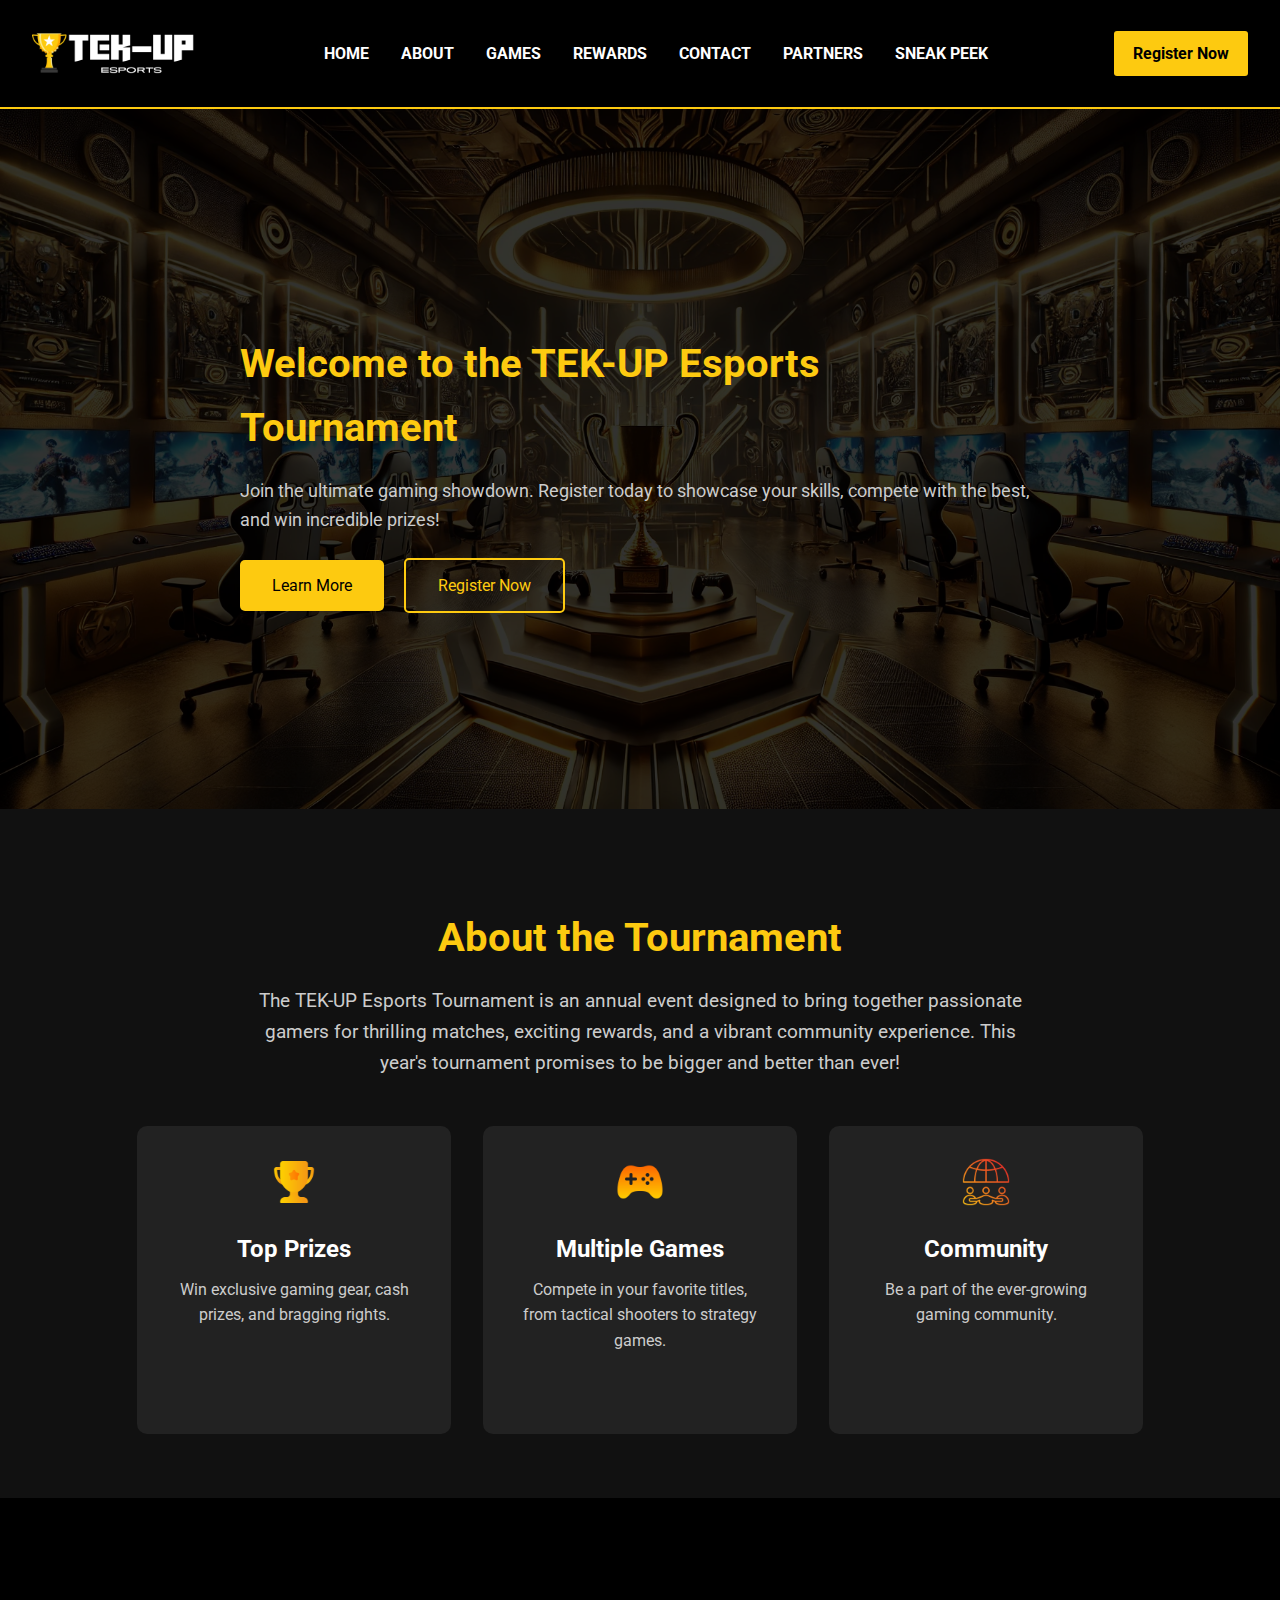
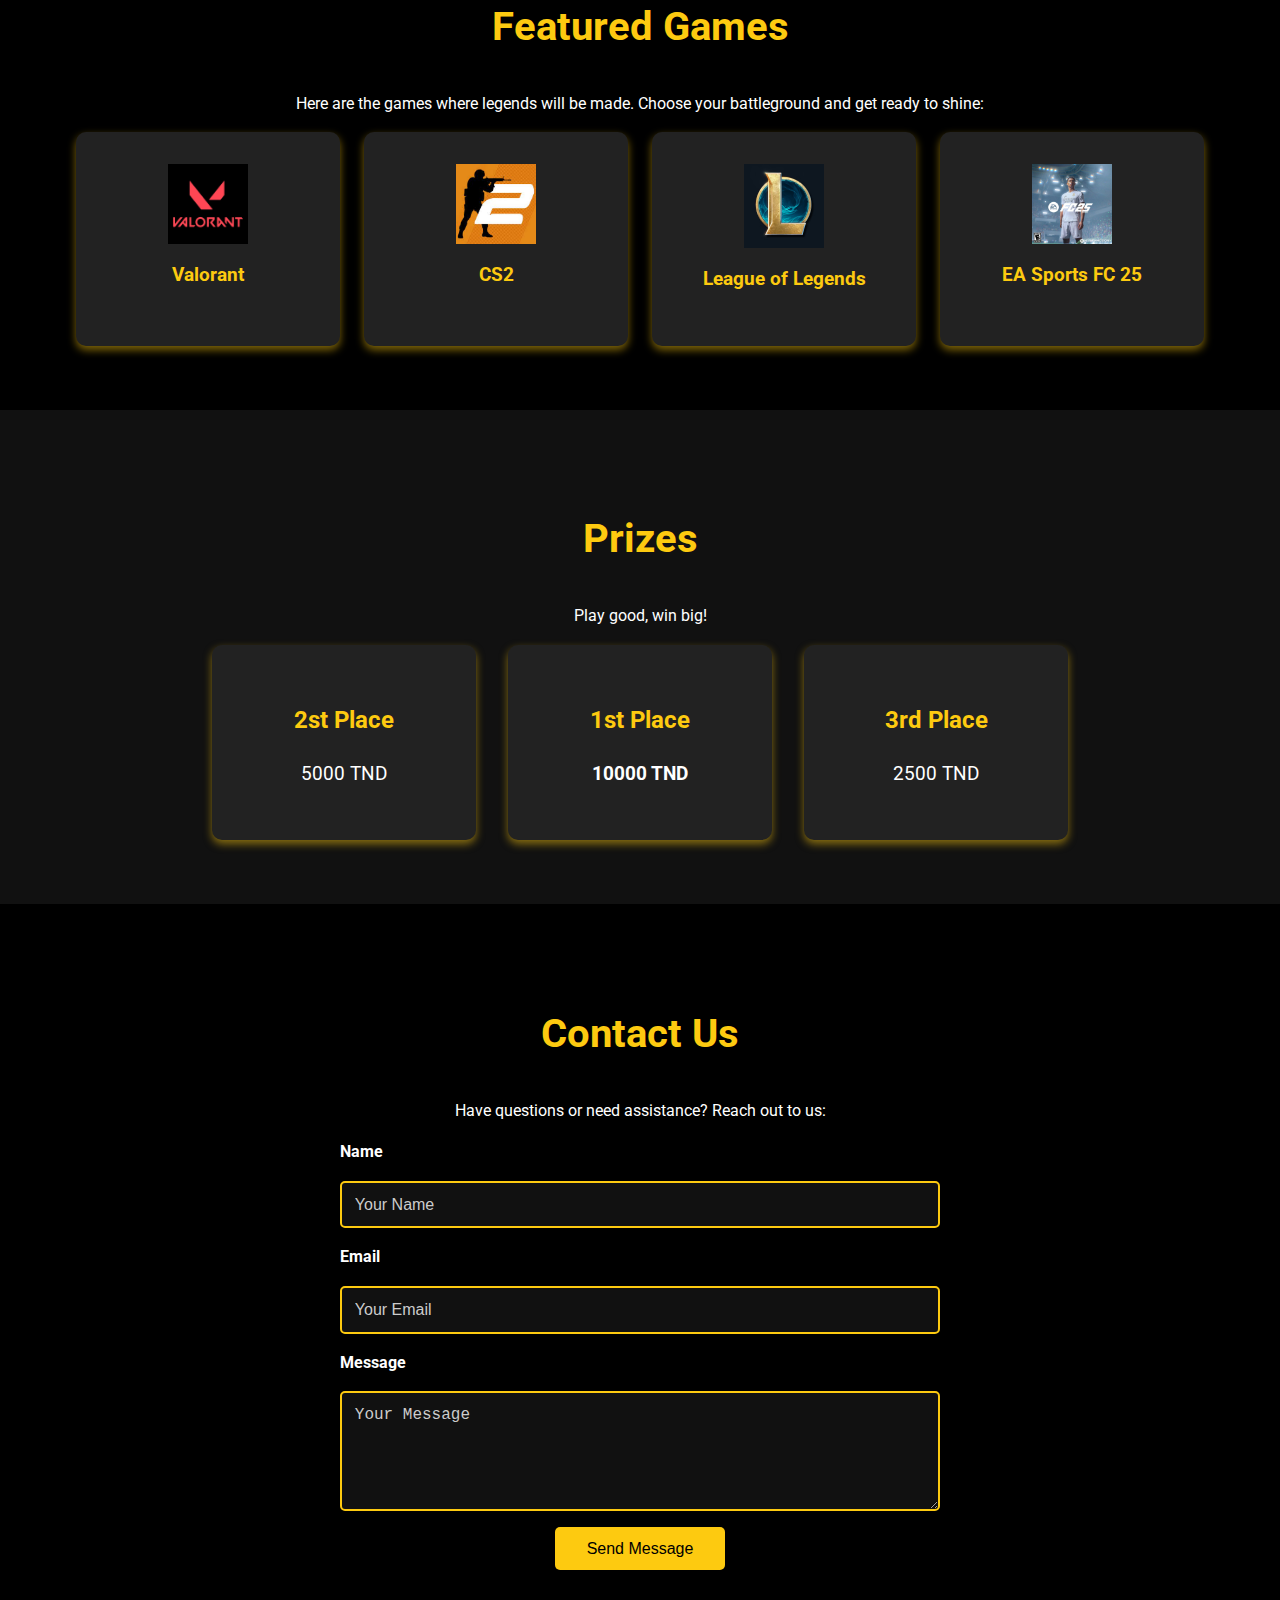
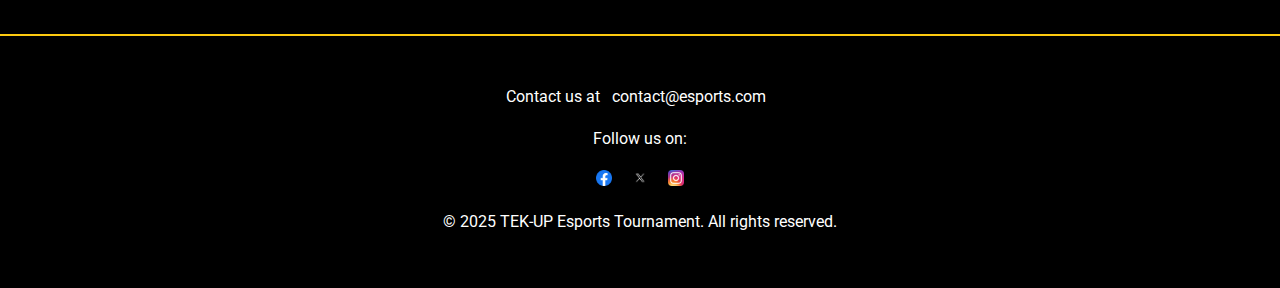
<file: index.html>
<!DOCTYPE html>
<html lang="en">

<head>
  <meta charset="UTF-8" />
  <meta name="viewport" content="width=device-width, initial-scale=1.0" />
  <title>TEK-UP Esports Tournament</title>
  <link href="https://fonts.googleapis.com/css2?family=Roboto:wght@400;700&display=swap" rel="stylesheet" />
  <link rel="stylesheet" href="css/styles.css" />
</head>

<body>
  <header>
    <div class="logo">
      <img src="media/images/TEKUP.png" alt="TEK-UP Esports Logo" height="75" />
    </div>
    <nav>
      <ul>
        <li><a href="index.html#home">Home</a></li>
        <li><a href="index.html#about">About</a></li>
        <li><a href="index.html#games">Games</a></li>
        <li><a href="index.html#rewards">Rewards</a></li>
        <li><a href="index.html#contact">Contact</a></li>
        <li><a href="partners.html">Partners</a></li>
        <li><a href="Sneek_Peek.html">Sneak Peek</a></li>
      </ul>
    </nav>
    <a href="register.html" class="cta">Register Now</a>
  </header>

  <section class="hero" id="home">
    <div class="hero-content">
      <div class="hero-text">
        <h1>Welcome to the TEK-UP Esports Tournament</h1>
        <p>Join the ultimate gaming showdown. Register today to showcase your skills, compete with the best, and win
          incredible prizes!</p>
        <div class="buttons">
          <a href="#about" class="btn-primary">Learn More</a>
          <a href="register.html" class="btn-secondary">Register Now</a>
        </div>
      </div>
    </div>
  </section>

  <section class="about" id="about">
    <h2>About the Tournament</h2>
    <p>The TEK-UP Esports Tournament is an annual event designed to bring together passionate gamers for thrilling
      matches, exciting rewards, and a vibrant community experience. This year's tournament promises to be bigger and
      better than ever!</p>
    <div class="about-features">
      <div class="feature">
        <img src="icons/trophy.png" alt="Trophy Icon" class="icon" />
        <h3>Top Prizes</h3>
        <p>Win exclusive gaming gear, cash prizes, and bragging rights.</p>
      </div>
      <div class="feature">
        <img src="icons/gamepad.png" alt="Gamepad Icon" class="icon" />
        <h3>Multiple Games</h3>
        <p>Compete in your favorite titles, from tactical shooters to strategy games.</p>
      </div>
      <div class="feature">
        <img src="icons/users.png" alt="Community Icon" class="icon" />
        <h3>Community</h3>
        <p>Be a part of the ever-growing gaming community.</p>
      </div>
    </div>
  </section>

  <section class="games" id="games">
    <h2>Featured Games</h2>
    <p>Here are the games where legends will be made. Choose your battleground and get ready to shine:</p>
    <div class="game-list">
      <div class="game-card">
        <a href="Games_pages/valorant.html">
          <img src="icons/valorant.png" alt="Valorant Logo" class="game-icon" />
          <h3>Valorant</h3>
        </a>
      </div>
      <div class="game-card">
        <a href="Games_pages/cs2.html">
          <img src="icons/cs2.png" alt="CS2 Logo" class="game-icon" />
          <h3>CS2</h3>
        </a>
      </div>
      <div class="game-card">
        <a href="Games_pages/lol.html">
          <img src="icons/lol.png" alt="League of Legends Logo" class="game-icon" />
          <h3>League of Legends</h3>
        </a>
      </div>
      <div class="game-card">
        <a href="Games_pages/fc25.html">
          <img src="icons/fc25.png" alt="FC 25 Logo" class="game-icon" />
          <h3>EA Sports FC 25</h3>
        </a>
      </div>
    </div>
  </section>

  <section class="rewards" id="rewards">
    <h2>Prizes</h2>
    <p>Play good, win big!</p>
    <div class="prizes">
      <div class="prize-card">
        <h3>2st Place</h3>
        <p>5000 TND</p>
      </div>
      <div class="prize-card">
        <h3>1st Place<e< /h3>
            <p>10000 TND</p>
      </div>
      <div class="prize-card">
        <h3>3rd Place</h3>
        <p>2500 TND</p>
      </div>
    </div>
  </section>

  <section class="contact" id="contact">
    <h2>Contact Us</h2>
    <p>Have questions or need assistance? Reach out to us:</p>
    <form action="#" method="post">
      <label for="contact-name">Name</label>
      <input type="text" id="contact-name" name="name" placeholder="Your Name" required />
      <label for="contact-email">Email</label>
      <input type="email" id="contact-email" name="email" placeholder="Your Email" required />
      <label for="message">Message</label>
      <textarea id="message" name="message" rows="5" placeholder="Your Message" required></textarea>
      <button type="submit" class="btn-primary">Send Message</button>
    </form>
  </section>

  <footer>
    <div class="footer-content">
      <p>Contact us at <a href="mailto:contact@esports.com">contact@esports.com</a></p>
      <p>Follow us on:</p>
      <p>
        <a href="#"><img src="icons/facebook.png" alt="Facebook" class="icon-social" /></a>
        <a href="#"><img src="icons/twitter.png" alt="Twitter" class="icon-social" /></a>
        <a href="#"><img src="icons/instagram.png" alt="Instagram" class="icon-social" /></a>
      </p>
      <p>© 2025 TEK-UP Esports Tournament. All rights reserved.</p>
    </div>
  </footer>
</body>

</html>
</file>
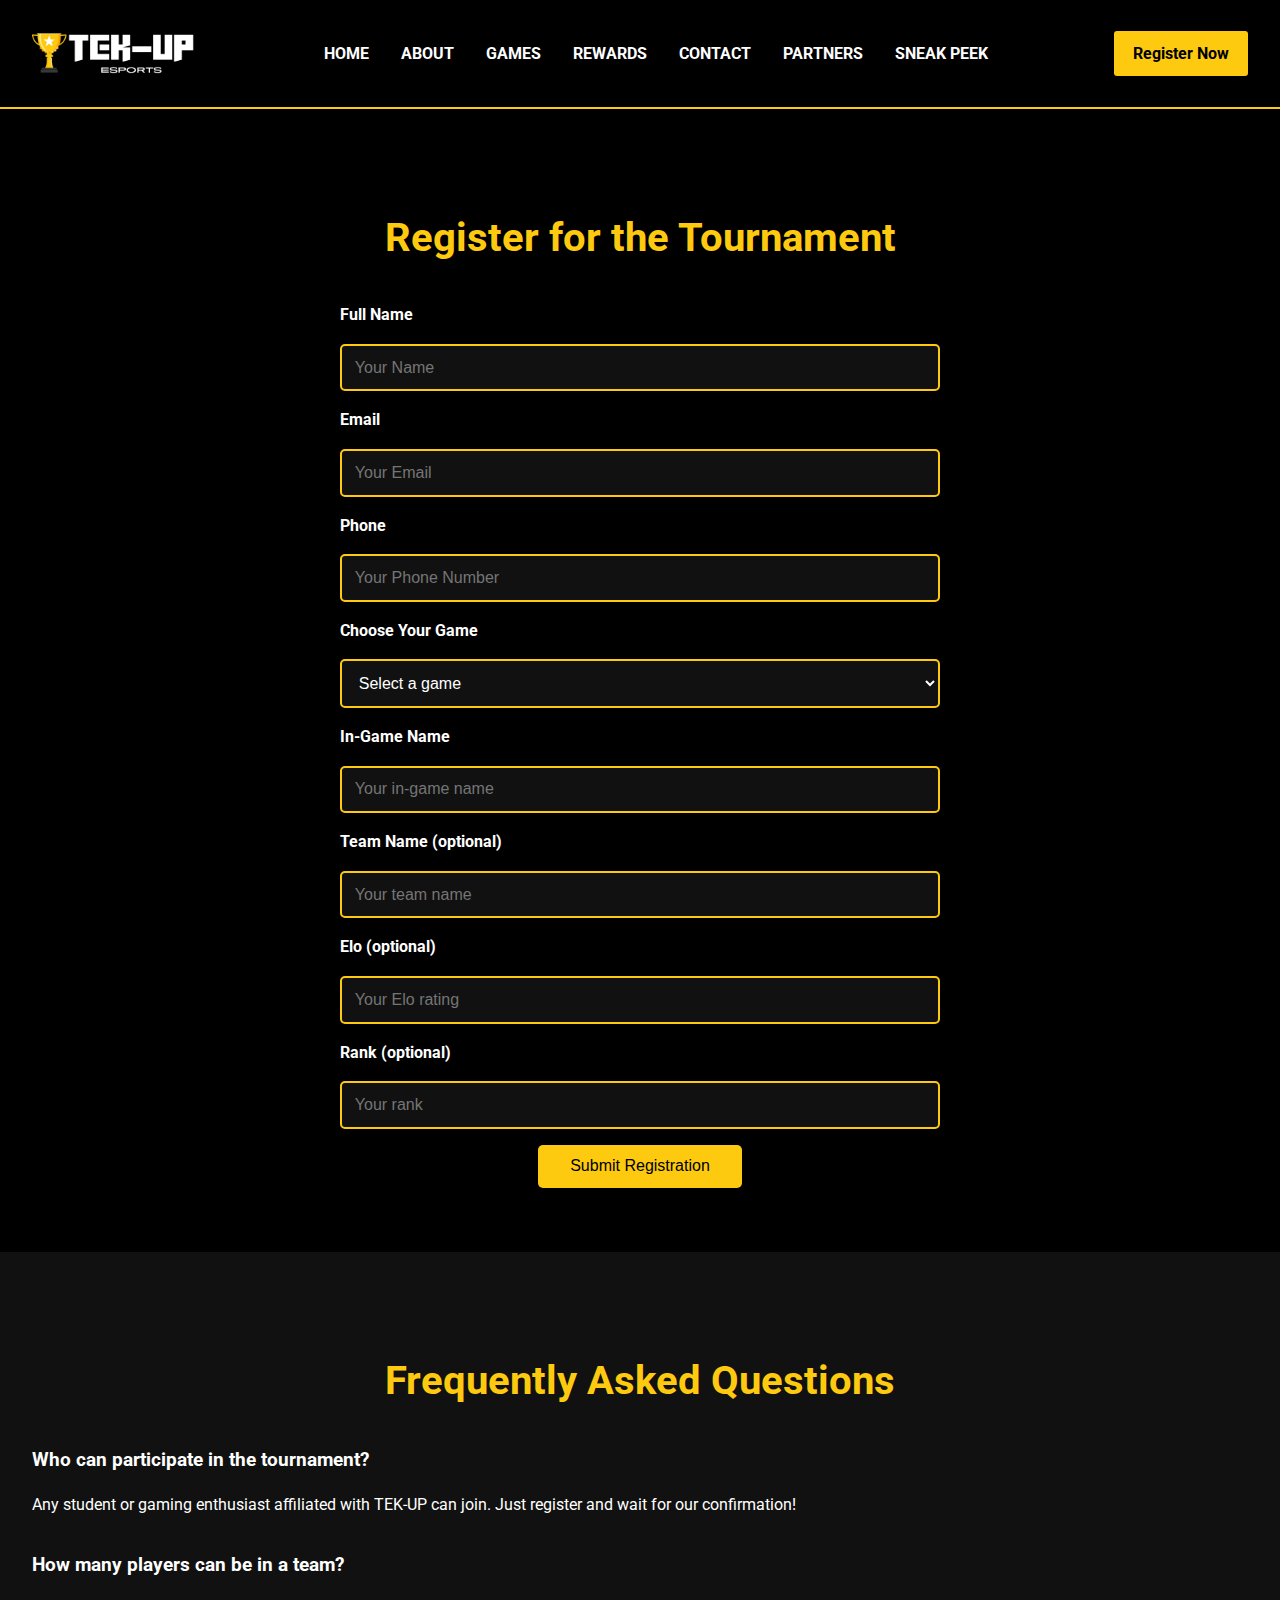
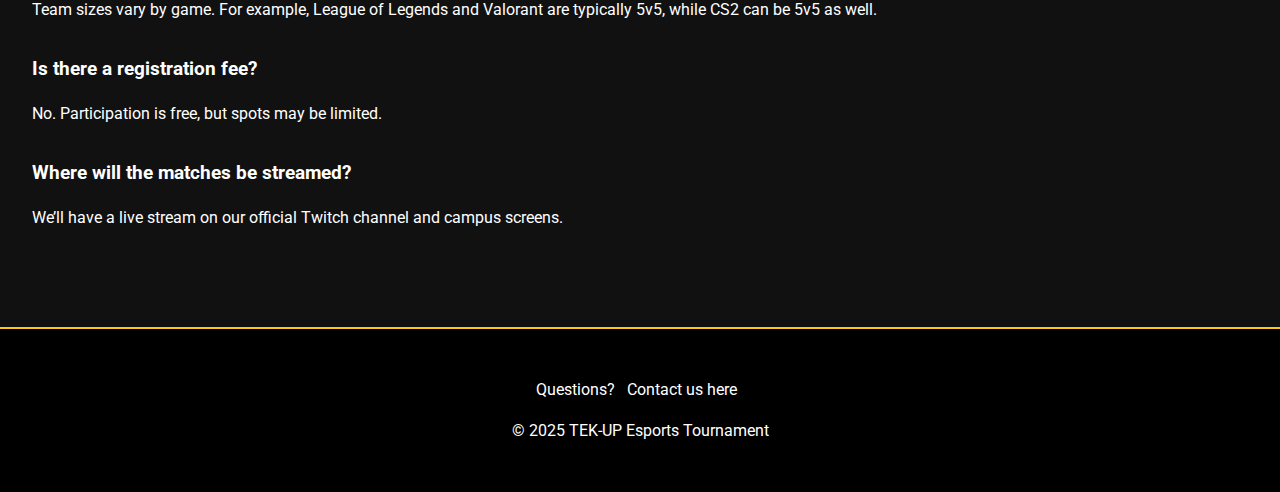
<file: register.html>
<!DOCTYPE html>
<html lang="en">
<head>
  <meta charset="UTF-8" />
  <meta name="viewport" content="width=device-width, initial-scale=1.0"/>
  <title>Register | TEK-UP Esports</title>
  <link 
    href="https://fonts.googleapis.com/css2?family=Roboto:wght@400;700&display=swap" 
    rel="stylesheet"
  />
  <link rel="stylesheet" href="css/styles.css" />
</head>
<body>
  <header>
    <div class="logo">
      <img 
        src="media/images/TEKUP.png" 
        alt="TEK-UP Esports Logo" 
        height="75"
      />
    </div>
    <nav>
      <ul>
        <li><a href="index.html#home">Home</a></li>
        <li><a href="index.html#about">About</a></li>
        <li><a href="index.html#games">Games</a></li>
        <li><a href="index.html#rewards">Rewards</a></li>
        <li><a href="index.html#contact">Contact</a></li>
        <li><a href="partners.html">Partners</a></li>
        <li><a href="Sneek_Peek.html">Sneak Peek</a></li>
      </ul>
    </nav>
    <a href="register.html" class="cta">Register Now</a>
  </header>

  <section class="register">
    <h2>Register for the Tournament</h2>
    <form action="#" method="post">
      <label for="name">Full Name</label>
      <input 
        type="text" 
        id="name" 
        name="name" 
        placeholder="Your Name" 
        required
      />
      <label for="email">Email</label>
      <input 
        type="email" 
        id="email" 
        name="email" 
        placeholder="Your Email" 
        required
      />
      <label for="phone">Phone</label>
      <input 
        type="text" 
        id="phone" 
        name="phone" 
        placeholder="Your Phone Number" 
        required
      />
      <label for="game">Choose Your Game</label>
      <select id="game" name="game" required>
        <option value="" disabled selected>Select a game</option>
        <option value="valorant">Valorant</option>
        <option value="cs2">CS2</option>
        <option value="lol">League of Legends</option>
        <option value="fc25">EA Sports FC 25</option>
      </select>
      <label for="in_game_name">In-Game Name</label>
      <input 
        type="text" 
        id="in_game_name" 
        name="in_game_name" 
        placeholder="Your in-game name"
      />
      <label for="team_name">Team Name (optional)</label>
      <input 
        type="text" 
        id="team_name" 
        name="team_name" 
        placeholder="Your team name"
      />
      <label for="elo">Elo (optional)</label>
      <input 
        type="number" 
        id="elo" 
        name="elo" 
        placeholder="Your Elo rating"
      />
      <label for="rank">Rank (optional)</label>
      <input 
        type="text" 
        id="rank" 
        name="rank" 
        placeholder="Your rank"
      />
      <button type="submit" class="btn-primary">Submit Registration</button>
    </form>
  </section>

  <section class="faq">
    <h2>Frequently Asked Questions</h2>
    <div class="faq-item">
      <h3>Who can participate in the tournament?</h3>
      <p>
        Any student or gaming enthusiast affiliated with TEK-UP can join. 
        Just register and wait for our confirmation!
      </p>
    </div>
    <div class="faq-item">
      <h3>How many players can be in a team?</h3>
      <p>
        Team sizes vary by game. For example, League of Legends and Valorant
        are typically 5v5, while CS2 can be 5v5 as well.
      </p>
    </div>
    <div class="faq-item">
      <h3>Is there a registration fee?</h3>
      <p>No. Participation is free, but spots may be limited.</p>
    </div>
    <div class="faq-item">
      <h3>Where will the matches be streamed?</h3>
      <p>
        We’ll have a live stream on our official Twitch channel and campus screens.
      </p>
    </div>
  </section>

  <footer>
    <div class="footer-content">
      <p>
        Questions? 
        <a href="index.html#contact">Contact us here</a>
      </p>
      <p>© 2025 TEK-UP Esports Tournament</p>
    </div>
  </footer>
</body>
</html>
</file>
<file: css/styles.css>
/***************************************************************
  GLOBAL STYLES 
  - Base styling for body, links, images, and reusable icon sizes
***************************************************************/
body {
  font-family: "Roboto", sans-serif;
  margin: 0;
  padding: 0;
  background: #000;
  color: #fff;
  line-height: 1.6;
}

a {
  color: #fdca10;
  text-decoration: none;
  transition: color 0.3s ease; /* Smooth hover transition */
}

a:hover {
  color: #e6b800;
}

img {
  display: block;
  max-width: 100%;
  height: auto;
}

.icon {
  width: 48px;
  margin-bottom: 0.5rem;
}

.icon-social {
  width: 16px;
  height: auto;
  display: inline-block;
}

/* Larger game icon, used in specific sections */
.game-icon {
  width: 80px;
  margin: 0 auto 1rem;
}

/***************************************************************
  HEADER 
  - Sticky header with navigation and logo
***************************************************************/
header {
  display: flex;
  justify-content: space-between;
  align-items: center;
  padding: 1rem 2rem;
  background: #000;
  border-bottom: 2px solid #fdca10;
  position: sticky;
  top: 0;
  z-index: 1000;
}

header .logo img {
  height: 75px;
}

/* Navigation List */
header nav {
  flex: 1;
  text-align: center;
}

header nav ul {
  display: flex;
  justify-content: center;
  list-style: none;
  margin: 0;
  padding: 0;
}

header nav ul li {
  margin: 0 1rem;
}

header nav ul li a {
  color: #fff;
  font-size: 1rem;
  font-weight: bold;
  text-transform: uppercase;
}

header nav ul li a:hover {
  color: #fdca10;
}

/* Common call-to-action (button) style used in nav or elsewhere */
.cta {
  background: #fdca10;
  color: #000;
  padding: 0.6rem 1.2rem;
  border: none;
  border-radius: 3px;
  cursor: pointer;
  font-weight: bold;
  text-decoration: none;
  transition: background 0.3s ease;
}

.cta:hover {
  background: #e6b800;
}

/***************************************************************
  HERO SECTION 
  - Large banner image with overlay text and calls to action
***************************************************************/
.hero {
  position: relative;
  padding: 5rem 2rem;
  background: url("../media/images/heroimg.png") no-repeat center center;
  background-size: cover;
  height: 60vh;
  display: flex;
  align-items: center;
  color: #fff;
}

.hero::before {
  /* Dark overlay on top of the hero image */
  content: "";
  position: absolute;
  top: 0; 
  left: 0;
  width: 100%; 
  height: 100%;
  background: rgba(0, 0, 0, 0.6);
  z-index: 1;
}

.hero-content {
  position: relative;
  z-index: 2; 
  max-width: 800px;
  margin: 0 auto;
  text-align: left;
}

.hero-text h1 {
  font-size: 2.5rem;
  font-weight: bold;
  margin-bottom: 1rem;
  color: #fdca10;
}

.hero-text p {
  font-size: 1.1rem;
  margin-bottom: 1.5rem;
  color: #ccc;
}

.buttons a {
  display: inline-block;
  margin-right: 1rem;
}

/***************************************************************
  BUTTON STYLES 
  - Reusable primary and secondary button variants
***************************************************************/
.btn-primary, .btn-secondary {
  padding: 0.8rem 2rem;
  border-radius: 5px;
  font-size: 1rem;
  cursor: pointer;
  text-align: center;
  transition: background 0.3s ease, color 0.3s ease;
  display: inline-block; /* So margin and size work properly */
}

/* Primary button is filled */
.btn-primary {
  background: #fdca10;
  color: #000;
  border: none;
}

.btn-primary:hover {
  background: #e6b800;
}

/* Secondary button is outlined */
.btn-secondary {
  background: transparent;
  color: #fdca10;
  border: 2px solid #fdca10;
}

.btn-secondary:hover {
  background: #fdca10;
  color: #000;
}

/***************************************************************
  ABOUT SECTION
  - Intro about the website/games with features (cards)
***************************************************************/
.about {
  padding: 4rem 2rem;
  background: #111;
  text-align: center;
}

.about h2 {
  font-size: 2.5rem;
  margin-bottom: 1rem;
  color: #fdca10;
}

.about p {
  font-size: 1.2rem;
  max-width: 800px;
  margin: 0 auto 3rem;
  color: #ccc;
}

/* Features grid */
.about-features {
  display: flex;
  justify-content: center;
  gap: 2rem;
  flex-wrap: wrap;
}

.feature {
  background: #222;
  padding: 2rem;
  border-radius: 10px;
  width: 250px;
  text-align: center;
  transition: transform 0.3s ease, background 0.3s ease;
}

.feature:hover {
  transform: translateY(-10px);
  background: #333;
}

.feature .icon {
  margin: 0 auto 1rem;
}

.feature h3 {
  font-size: 1.5rem;
  margin-bottom: 0.5rem;
  color: #fff;
}

.feature p {
  font-size: 1rem;
  color: #ccc;
}

/***************************************************************
  GAMES SECTION 
  - Showcase game cards
***************************************************************/
.games {
  padding: 4rem 2rem;
  background: #000;
  text-align: center;
}

.games h2 {
  font-size: 2.5rem;
  margin-bottom: 2rem;
  color: #fdca10;
}

.game-list {
  display: flex;
  justify-content: center;
  gap: 1.5rem;
  flex-wrap: wrap;
}

.game-card {
  background: #222;
  color: #fff;
  padding: 2rem;
  border-radius: 10px;
  width: 200px;
  box-shadow: 0 4px 8px rgba(253, 202, 16, 0.5);
  text-align: center;
  transition: transform 0.3s ease, background 0.3s ease;
}

.game-card:hover {
  transform: translateY(-10px);
  background: #333;
}

.game-card h3 {
  font-size: 1.2rem;
  margin-top: 1rem;
}

/***************************************************************
  GAME DETAILS PAGE 
  - Banner, details section, audio player
***************************************************************/
/* Game Banner */
.banner {
  display: flex;
  justify-content: center;
  margin: 2rem auto;
  max-width: 800px;
  border-radius: 10px;
  overflow: hidden;
  box-shadow: 0 6px 12px rgba(0, 0, 0, 0.6);
}

.banner img {
  width: 100%;
  height: auto;
}

/* Game Details Content Box */
.game-details {
  padding: 2.5rem;
  background: #111;
  text-align: left;
  border-radius: 10px;
  box-shadow: 0 6px 12px rgba(0, 0, 0, 0.6);
  margin: 0 auto 3rem;
  max-width: 800px;
  line-height: 1.8;
}

.game-details h2 {
  color: #fdca10;
  margin-bottom: 1rem;
  font-size: 1.8rem;
  border-bottom: 2px solid #fdca10;
  padding-bottom: 0.5rem;
}

.game-details p,
.game-details ul {
  color: #ccc;
  margin-bottom: 2rem;
}

.game-details ul {
  list-style: disc;
  padding-left: 1.5rem;
}

.game-details a {
  color: #fdca10;
  font-weight: bold;
}

.game-details a:hover {
  color: #fff;
  text-decoration: underline;
}

/* "Feel It" Audio Button and Player */
.game-details .audio-player-container {
  margin-top: 1.5rem;
  text-align: center;
}

.game-details .audio-btn {
  display: inline-block;
  padding: 0.8rem 2rem;
  font-size: 1rem;
  color: #000;
  background: #fdca10;
  border: none;
  border-radius: 5px;
  font-weight: bold;
  cursor: pointer;
  transition: background 0.3s ease, transform 0.3s ease;
}

.game-details .audio-btn:hover {
  background: #e6b800;
  transform: scale(1.05);
}

/* The hidden audio player box that appears once toggled */
.game-details .audio-player {
  text-align: center;
  padding: 1.5rem;
  background: #111;
  border-radius: 10px;
  box-shadow: 0 6px 12px rgba(0, 0, 0, 0.6);
  max-width: 600px;
  margin: 1rem auto;
  border: 2px solid #fdca10;
  display: none; /* Hidden by default */
}

/* Show audio player when the checkbox is checked */
.game-details .audio-toggle:checked + .audio-btn + .audio-player {
  display: block;
}

/***************************************************************
  REWARDS SECTION 
  - Prize cards
***************************************************************/
.rewards {
  padding: 4rem 2rem;
  background: #111;
  text-align: center;
}

.rewards h2 {
  font-size: 2.5rem;
  margin-bottom: 2rem;
  color: #fdca10;
}

.prizes {
  display: flex;
  justify-content: center;
  gap: 2rem;
  flex-wrap: wrap;
}

.prize-card {
  background: #222;
  padding: 2rem;
  border-radius: 10px;
  width: 200px;
  box-shadow: 0 4px 8px rgba(253, 202, 16, 0.5);
  transition: transform 0.3s ease, background 0.3s ease;
}

.prize-card:hover {
  transform: translateY(-10px);
  background: #333;
}

.prize-card h3 {
  font-size: 1.5rem;
  margin-bottom: 0.5rem;
  color: #fdca10;
}

.prize-card p {
  font-size: 1.2rem;
  color: #fff;
}

/***************************************************************
  CONTACT SECTION 
  - Simple contact form
***************************************************************/
.contact {
  padding: 4rem 2rem;
  background: #000;
  text-align: center;
}

.contact h2 {
  font-size: 2.5rem;
  margin-bottom: 2rem;
  color: #fdca10;
}

/* Contact form styles */
.contact form {
  max-width: 600px;
  margin: 0 auto;
  display: flex;
  flex-direction: column;
  gap: 1rem;
  text-align: left;
}

.contact form label {
  font-weight: bold;
}

.contact form input,
.contact form textarea {
  padding: 0.8rem;
  border: 2px solid #fdca10;
  border-radius: 5px;
  font-size: 1rem;
  background: #111;
  color: #fff;
}

.contact form input::placeholder,
.contact form textarea::placeholder {
  color: #ccc;
}

.contact form input:focus,
.contact form textarea:focus {
  outline: none;
  box-shadow: 0 0 5px #fdca10;
}

.contact button {
  align-self: center;
}

/***************************************************************
  REGISTER PAGE 
  - Registration form styling
***************************************************************/
.register {
  padding: 4rem 2rem;
  background: #000;
  text-align: center;
}

.register h2 {
  font-size: 2.5rem;
  margin-bottom: 2rem;
  color: #fdca10;
}

.register form {
  max-width: 600px;
  margin: 0 auto;
  display: flex;
  flex-direction: column;
  gap: 1rem;
  text-align: left;
}

.register form label {
  font-weight: bold;
}

.register form input,
.register form select {
  padding: 0.8rem;
  border: 2px solid #fdca10;
  border-radius: 5px;
  font-size: 1rem;
  background: #111;
  color: #fff;
}

.register form input:focus,
.register form select:focus {
  outline: none;
  box-shadow: 0 0 5px #fdca10;
}

.register button {
  align-self: center;
}

/***************************************************************
  FAQ SECTION 
  - Simple Q&A
***************************************************************/
.faq {
  padding: 4rem 2rem;
  background: #111;
}

.faq h2 {
  font-size: 2.5rem;
  margin-bottom: 2rem;
  color: #fdca10;
  text-align: center;
}

.faq-item {
  margin-bottom: 2rem;
}

.faq-item h3 {
  color: #fff;
  margin-bottom: 0.5rem;
  font-size: 1.2rem;
}

/***************************************************************
  PARTNERS PAGE 
  - Grid layout for partner logos and links
***************************************************************/
.partners {
  padding: 4rem 2rem;
  background: #111;
  text-align: center;
}

.partners h2 {
  font-size: 2.5rem;
  margin-bottom: 1rem;
  color: #fdca10;
}

.partners p {
  max-width: 800px;
  margin: 0 auto 2rem;
  color: #ccc;
}

.partner-grid {
  display: grid;
  grid-template-columns: repeat(auto-fit, minmax(250px, 1fr));
  gap: 2rem;
  max-width: 1000px;
  margin: 0 auto;
}

.partner {
  background: #222;
  padding: 1.5rem;
  border-radius: 10px;
  text-align: center;
  transition: transform 0.3s ease, background 0.3s ease;
}

.partner:hover {
  transform: translateY(-5px);
  background: #333;
}

.partner-logo {
  width: 100px;
  height: auto;
  margin: 0 auto 1rem;
}

.partner h3 {
  font-size: 1.5rem;
  margin-bottom: 0.5rem;
  color: #fdca10;
}

.partner p {
  color: #ccc;
  font-size: 0.9rem;
  margin-bottom: 1rem;
}

.partner a {
  color: #fdca10;
  font-weight: bold;
}

.partner a:hover {
  text-decoration: underline;
}

/***************************************************************
  SNEAK PEEK PAGE (HYPE SECTION)
  - Video banner and gallery of featured videos
***************************************************************/
#hype {
  position: relative;
  height: 60vh;
  overflow: hidden;
}

.video-banner {
  /* Full-screen video background with black overlay */
  position: absolute;
  top: 0;
  left: 0;
  width: 100%; 
  height: 100%;
  object-fit: cover;
  z-index: -1; /* Goes behind overlay text */
  filter: brightness(50%); /* Darken the video */
}

/* Overlay text on top of the video */
.banner-content {
  position: absolute;
  top: 50%;
  left: 50%;
  transform: translate(-50%, -50%);
  text-align: center;
  color: #fff;
  z-index: 1;
}

.banner-content h2 {
  font-size: 3rem;
  font-weight: bold;
  text-shadow: 2px 2px 5px rgba(0, 0, 0, 0.7);
  color: #ff9900; /* Gold color for the title */
}

.banner-content p {
  font-size: 1.5rem;
  text-shadow: 2px 2px 5px rgba(0, 0, 0, 0.7);
}

/* Featured Videos */
.videos h2 {
  font-size: 2.5em;
  color: #ff4500;
  text-align: center;
  margin-bottom: 20px;
  text-transform: uppercase;
  letter-spacing: 2px;
}
.video-gallery {
  display: flex;
  flex-wrap: wrap;
  gap: 20px;
  justify-content: center;
  margin: 40px auto;
}

.video-card {
  background-color: #252525;
  border-radius: 10px;
  overflow: hidden;
  text-align: center;
  width: 100%;
  max-width: 300px;
  transition: transform 0.3s ease, box-shadow 0.3s ease;
}

.video-card:hover {
  transform: translateY(-5px);
  box-shadow: 0 8px 12px rgba(0, 0, 0, 0.5);
}

.video-card iframe {
  width: 100%;
  height: 170px;
  border-bottom: 2px solid #444;
}

.video-card p {
  color: #ddd;
  font-size: 1rem;
  padding: 10px;
  font-family: "Roboto", sans-serif;
}
/* Championship Section */
#championship {
  margin: 50px auto;
  text-align: center;
  font-family: 'Roboto', sans-serif;
  color: #fff;
}

.championship-content {
  margin-bottom: 30px;
}

.championship-content h2 {
  font-size: 2.5rem;
  color: #ff9900;
  text-shadow: 1px 1px 5px rgba(0, 0, 0, 0.7);
}

.championship-content p {
  font-size: 1.2rem;
  margin-bottom: 20px;
}

.championship-image {
  max-width: 100%;
  height: auto;
  border-radius: 10px;
  box-shadow: 0 4px 8px rgba(0, 0, 0, 0.3);
}

/* Tournament Details */
.tournament-details {
  background-color: #252525;
  padding: 20px;
  border-radius: 10px;
  margin: 30px auto;
  max-width: 800px;
  color: #ddd;
  text-align: left;
}

.tournament-details h3 {
  font-size: 1.8rem;
  color: #ff9900;
  margin-bottom: 10px;
}

.tournament-details p {
  font-size: 1rem;
  margin-bottom: 15px;
}

.tournament-details ul,
.tournament-details ol {
  padding-left: 20px;
  margin-bottom: 20px;
}

.tournament-details li {
  margin-bottom: 10px;
}

/***************************************************************
  FOOTER 
  - Simple, centered footer
***************************************************************/
footer {
  background: #000;
  padding: 2rem;
  text-align: center;
  border-top: 2px solid #fdca10;
}

.footer-content {
  max-width: 800px;
  margin: 0 auto;
}

.footer-content a {
  margin: 0 0.5rem;
  color: #fff;
}

.footer-content a:hover {
  color: #fdca10;
}

/***************************************************************
  RESPONSIVE DESIGN 
  - Adjust layouts for smaller screens
***************************************************************/
@media (max-width: 768px) {
  /* Stack header items */
  header {
    flex-direction: column;
    align-items: flex-start;
  }

  header nav {
    width: 100%;
    margin: 1rem 0;
  }

  header nav ul {
    justify-content: flex-start;
    flex-wrap: wrap;
  }

  header nav ul li {
    margin: 0.5rem 1rem;
  }

  .cta {
    width: 100%;
    text-align: center;
    margin-top: 0.5rem;
  }

  /* Hero section: reduce height, adjust text sizes */
  .hero {
    padding: 2rem 1rem;
    height: auto;
  }

  .hero-text h1 {
    font-size: 2rem;
  }

  .hero-text p {
    font-size: 1rem;
  }

  /* Make feature/game/prize cards stack vertically */
  .about-features,
  .game-list,
  .prizes {
    flex-direction: column;
    align-items: center;
  }

  .feature,
  .game-card,
  .prize-card {
    width: 80%;
  }

  /* Contact & register forms: narrower layout */
  .contact form,
  .register form {
    width: 90%;
  }

  /* Game details margin/padding adjustments */
  .banner {
    max-width: 100%;
    margin: 1rem auto;
  }

  .game-details {
    padding: 1.5rem;
    max-width: 90%;
  }

  .game-details .audio-btn {
    padding: 0.7rem 1.5rem;
    font-size: 0.9rem;
  }

  .game-details .audio-player {
    max-width: 90%;
  }
}
</file>
